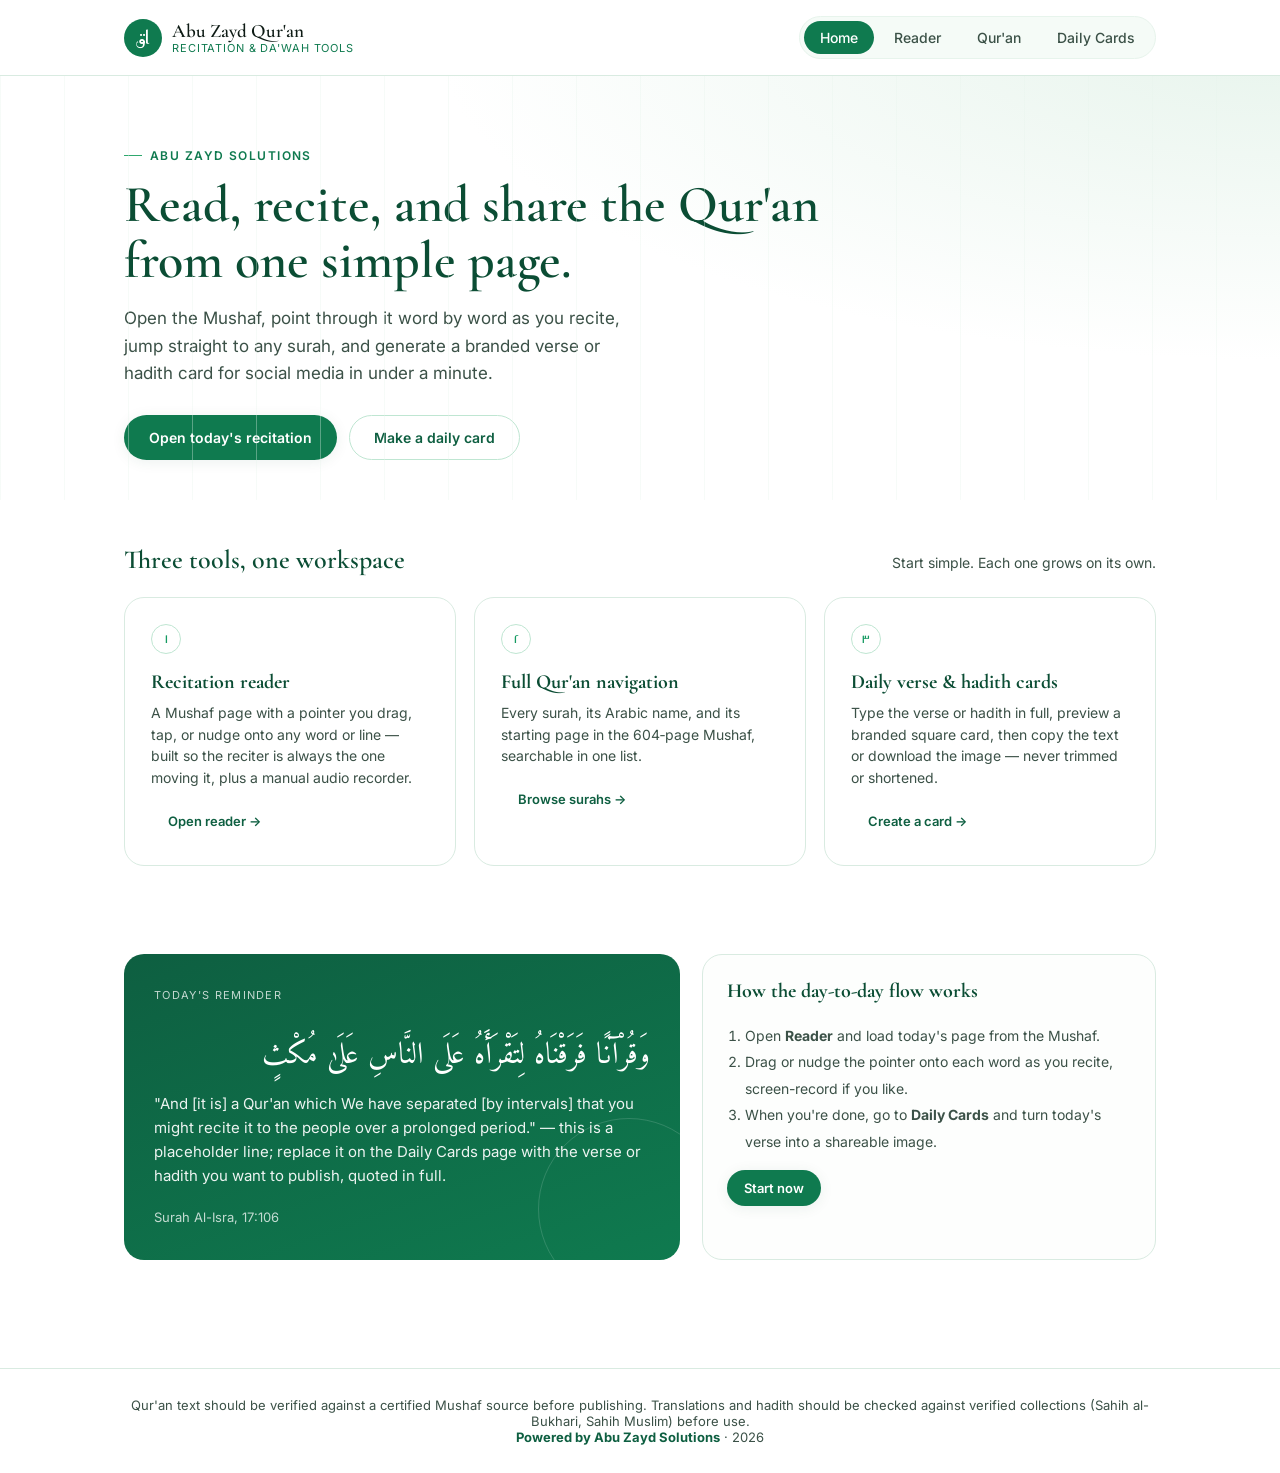
<file: index.html>
<!DOCTYPE html>
<html lang="en">
<head>
<meta charset="UTF-8">
<meta name="viewport" content="width=device-width, initial-scale=1.0">
<title>Abu Zayd Qur'an — Recitation & Da'wah Tools</title>
<link rel="stylesheet" href="style.css">
</head>
<body>

<header class="site-header">
  <div class="shell">
    <a href="index.html" class="brand">
      <span class="brand-mark">اق</span>
      <span class="brand-text">
        <strong>Abu Zayd Qur'an</strong>
        <span>Recitation &amp; Da'wah Tools</span>
      </span>
    </a>
    <nav class="main-nav">
      <a href="index.html" class="active">Home</a>
      <a href="reader.html">Reader</a>
      <a href="quran.html">Qur'an</a>
      <a href="daily.html">Daily Cards</a>
    </nav>
  </div>
</header>

<main>
  <section class="hero">
    <div class="shell">
      <span class="eyebrow">Abu Zayd Solutions</span>
      <h1>Read, recite, and share the Qur'an<br>from one simple page.</h1>
      <p class="lede">
        Open the Mushaf, point through it word by word as you recite, jump
        straight to any surah, and generate a branded verse or hadith card
        for social media in under a minute.
      </p>
      <div class="hero-cta">
        <a href="reader.html" class="btn btn-primary">Open today's recitation</a>
        <a href="daily.html" class="btn btn-outline">Make a daily card</a>
      </div>
    </div>
  </section>

  <section class="section">
    <div class="shell">
      <div class="section-head">
        <h2>Three tools, one workspace</h2>
        <p>Start simple. Each one grows on its own.</p>
      </div>
      <div class="grid-3">
        <div class="feature-card">
          <div class="num">١</div>
          <h3>Recitation reader</h3>
          <p>A Mushaf page with a pointer you drag, tap, or nudge onto any word or line — built so the reciter is always the one moving it, plus a manual audio recorder.</p>
          <a href="reader.html" class="btn btn-ghost btn-sm">Open reader &rarr;</a>
        </div>
        <div class="feature-card">
          <div class="num">٢</div>
          <h3>Full Qur'an navigation</h3>
          <p>Every surah, its Arabic name, and its starting page in the 604&#8209;page Mushaf, searchable in one list.</p>
          <a href="quran.html" class="btn btn-ghost btn-sm">Browse surahs &rarr;</a>
        </div>
        <div class="feature-card">
          <div class="num">٣</div>
          <h3>Daily verse &amp; hadith cards</h3>
          <p>Type the verse or hadith in full, preview a branded square card, then copy the text or download the image — never trimmed or shortened.</p>
          <a href="daily.html" class="btn btn-ghost btn-sm">Create a card &rarr;</a>
        </div>
      </div>
    </div>
  </section>

  <section class="section">
    <div class="shell">
      <div class="grid-2">
        <div class="verse-block">
          <span class="tag">Today's reminder</span>
          <p class="arabic">وَقُرْآنًا فَرَقْنَاهُ لِتَقْرَأَهُ عَلَى النَّاسِ عَلَىٰ مُكْثٍ</p>
          <p class="translation">"And [it is] a Qur'an which We have separated [by intervals] that you might recite it to the people over a prolonged period." — this is a placeholder line; replace it on the Daily Cards page with the verse or hadith you want to publish, quoted in full.</p>
          <span class="ref">Surah Al-Isra, 17:106</span>
        </div>
        <div class="card">
          <h3 style="font-family:var(--font-display);font-size:20px;margin-top:0;color:var(--green-900);">How the day-to-day flow works</h3>
          <ol style="padding-left:18px;color:var(--ink-soft);font-size:14px;line-height:1.9;">
            <li>Open <strong>Reader</strong> and load today's page from the Mushaf.</li>
            <li>Drag or nudge the pointer onto each word as you recite, screen-record if you like.</li>
            <li>When you're done, go to <strong>Daily Cards</strong> and turn today's verse into a shareable image.</li>
          </ol>
          <a href="reader.html" class="btn btn-primary btn-sm">Start now</a>
        </div>
      </div>
    </div>
  </section>
</main>

<footer class="site-footer">
  <div class="shell">
    Qur'an text should be verified against a certified Mushaf source before publishing.
    Translations and hadith should be checked against verified collections
    (Sahih al-Bukhari, Sahih Muslim) before use.
    <br>
    <strong>Powered by Abu Zayd Solutions</strong> &middot; 2026
  </div>
</footer>

</body>
</html>
</file>
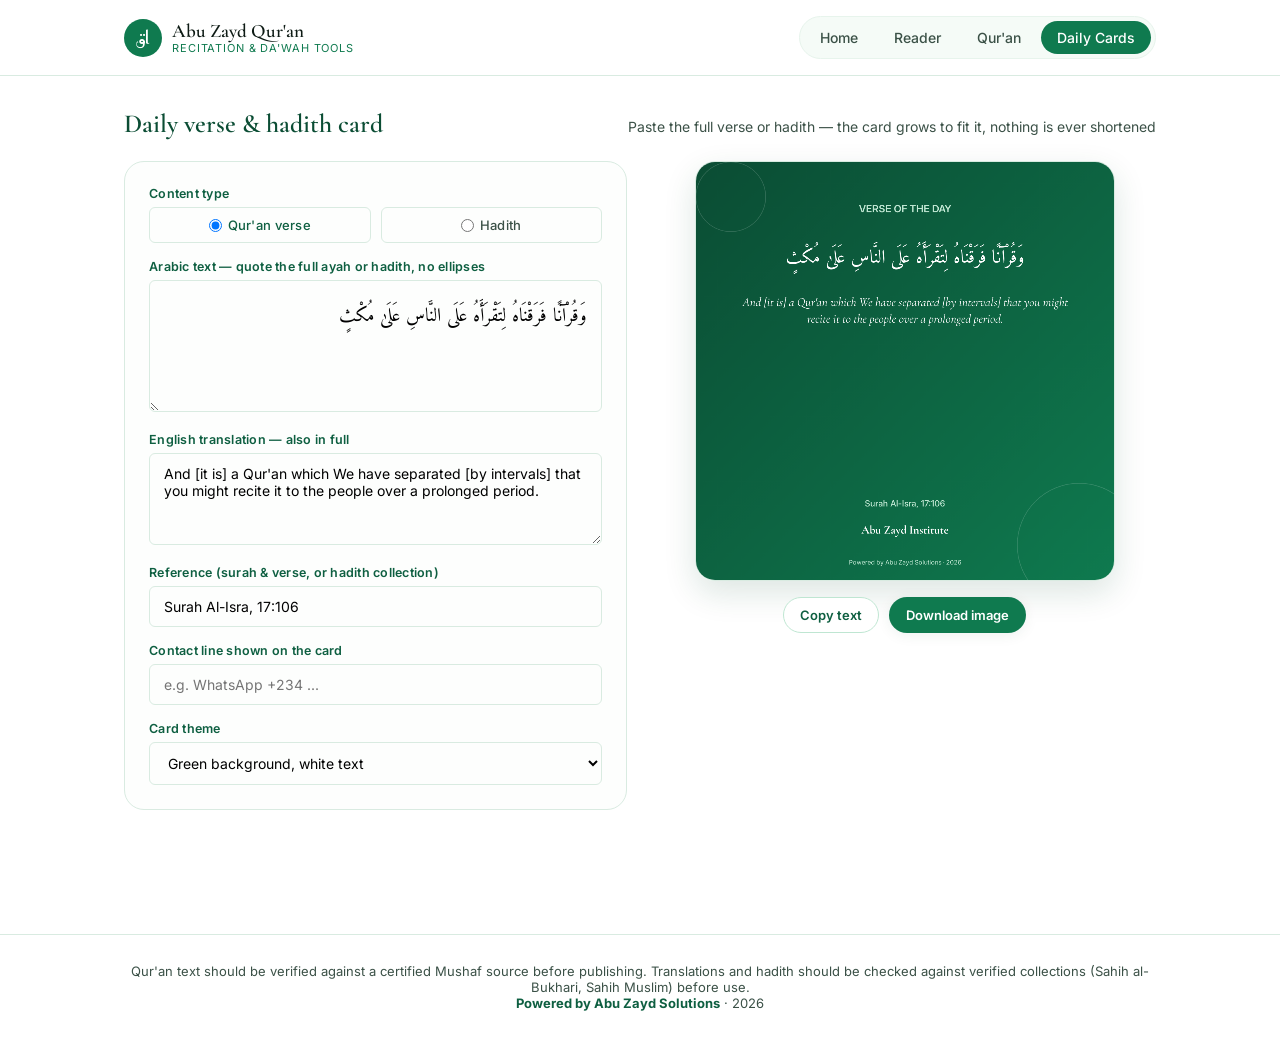
<file: daily.html>
<!DOCTYPE html>
<html lang="en">
<head>
<meta charset="UTF-8">
<meta name="viewport" content="width=device-width, initial-scale=1.0">
<title>Daily Cards — Abu Zayd Qur'an</title>
<link rel="stylesheet" href="style.css">
</head>
<body>

<header class="site-header">
  <div class="shell">
    <a href="index.html" class="brand">
      <span class="brand-mark">اق</span>
      <span class="brand-text">
        <strong>Abu Zayd Qur'an</strong>
        <span>Recitation &amp; Da'wah Tools</span>
      </span>
    </a>
    <nav class="main-nav">
      <a href="index.html">Home</a>
      <a href="reader.html">Reader</a>
      <a href="quran.html">Qur'an</a>
      <a href="daily.html" class="active">Daily Cards</a>
    </nav>
  </div>
</header>

<main>
  <div class="shell" style="padding-top:32px;padding-bottom:60px;">
    <div class="section-head">
      <h2>Daily verse &amp; hadith card</h2>
      <p>Paste the full verse or hadith — the card grows to fit it, nothing is ever shortened</p>
    </div>

    <div class="daily-layout">
      <div class="daily-form card">
        <label>Content type</label>
        <div class="radio-row">
          <label><input type="radio" name="contentType" value="verse" checked><span>Qur'an verse</span></label>
          <label><input type="radio" name="contentType" value="hadith"><span>Hadith</span></label>
        </div>

        <label for="arabicText">Arabic text — quote the full ayah or hadith, no ellipses</label>
        <textarea id="arabicText" class="arabic-field" rows="3">وَقُرْآنًا فَرَقْنَاهُ لِتَقْرَأَهُ عَلَى النَّاسِ عَلَىٰ مُكْثٍ</textarea>

        <label for="translationText">English translation — also in full</label>
        <textarea id="translationText" rows="4">And [it is] a Qur'an which We have separated [by intervals] that you might recite it to the people over a prolonged period.</textarea>

        <label for="refText">Reference (surah &amp; verse, or hadith collection)</label>
        <input id="refText" type="text" value="Surah Al-Isra, 17:106">

        <label for="phoneText">Contact line shown on the card</label>
        <input id="phoneText" type="text" placeholder="e.g. WhatsApp +234 ...">

        <label for="themeSelect">Card theme</label>
        <select id="themeSelect">
          <option value="green">Green background, white text</option>
          <option value="white">White background, green text</option>
        </select>
      </div>

      <div class="card-preview-wrap">
        <canvas id="dailyCanvas"></canvas>
        <div class="preview-actions">
          <button id="copyBtn" class="btn btn-outline btn-sm">Copy text</button>
          <button id="downloadBtn" class="btn btn-primary btn-sm">Download image</button>
        </div>
        <div id="copyFeedback" class="copy-feedback"></div>
      </div>
    </div>
  </div>
</main>

<footer class="site-footer">
  <div class="shell">
    Qur'an text should be verified against a certified Mushaf source before publishing.
    Translations and hadith should be checked against verified collections
    (Sahih al-Bukhari, Sahih Muslim) before use.
    <br>
    <strong>Powered by Abu Zayd Solutions</strong> &middot; 2026
  </div>
</footer>

<script src="surah-data.js"></script>
<script src="daily.js"></script>
</body>
</html>
</file>
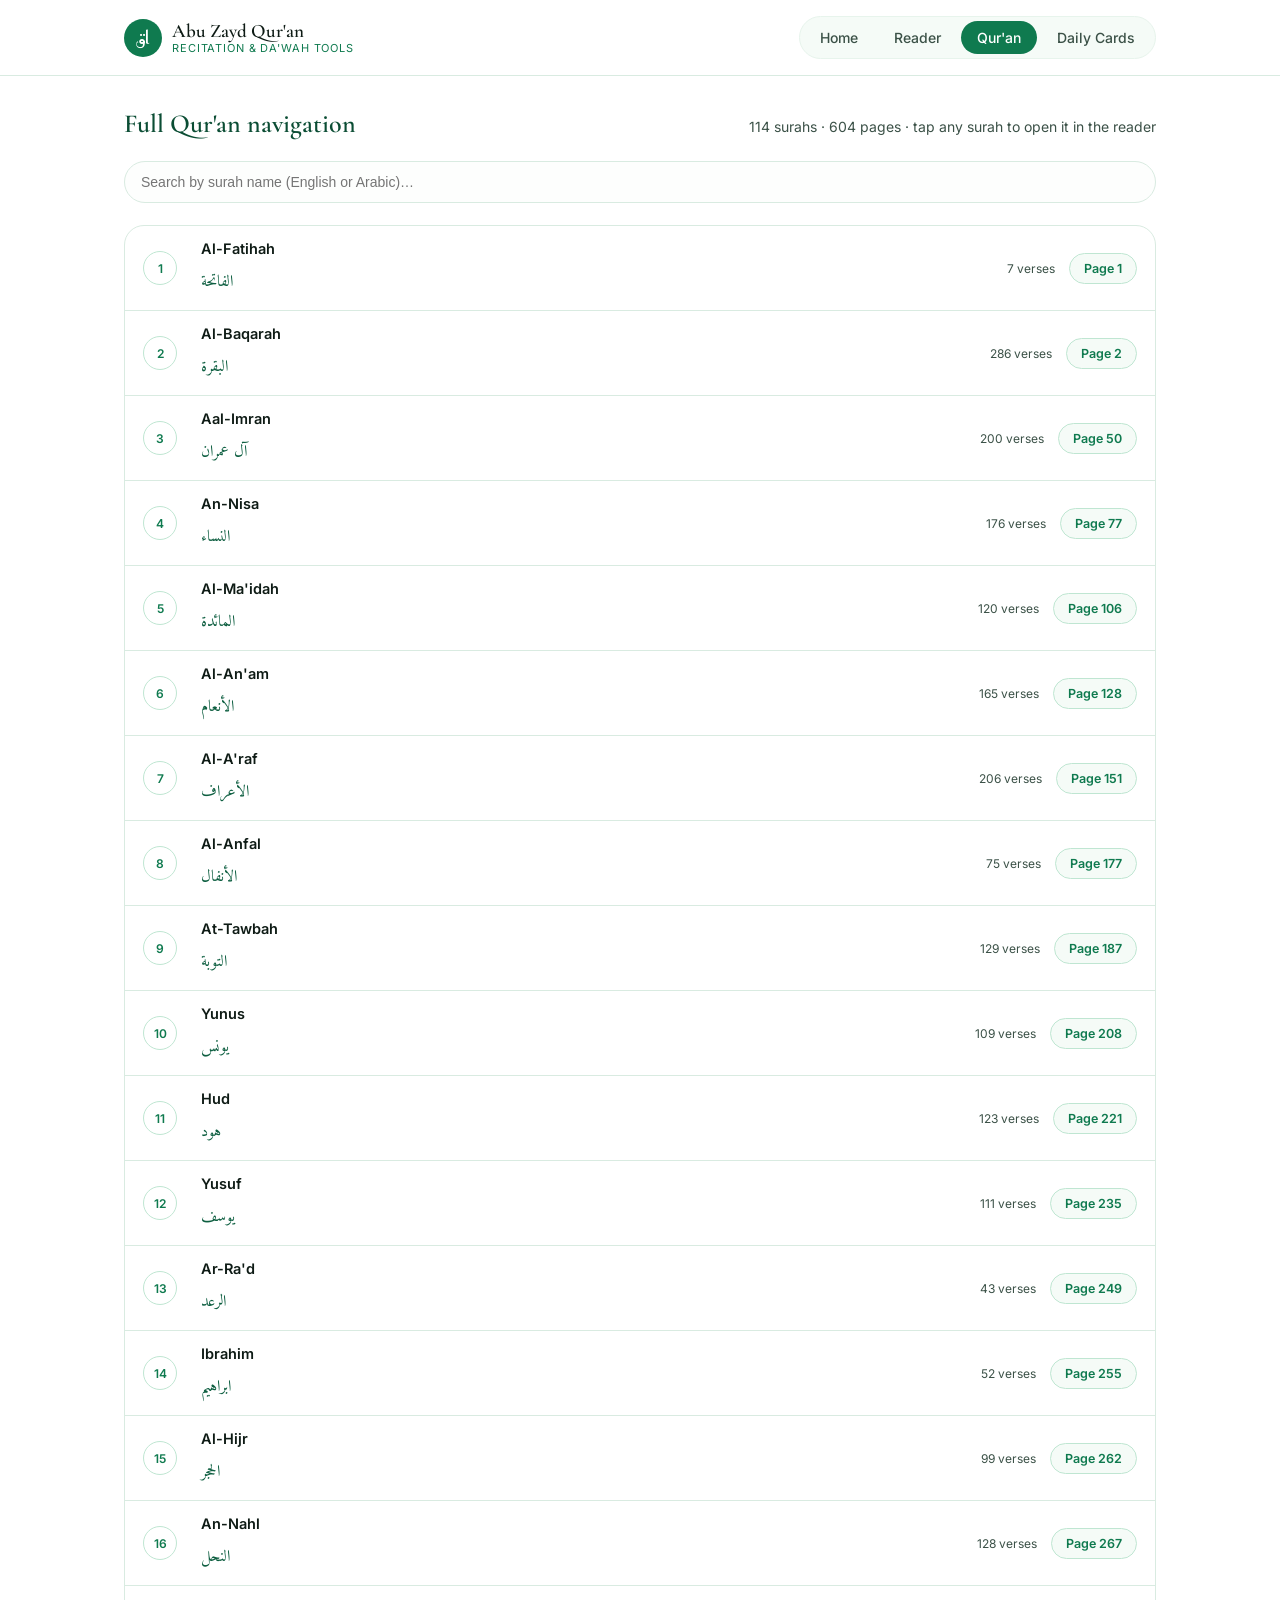
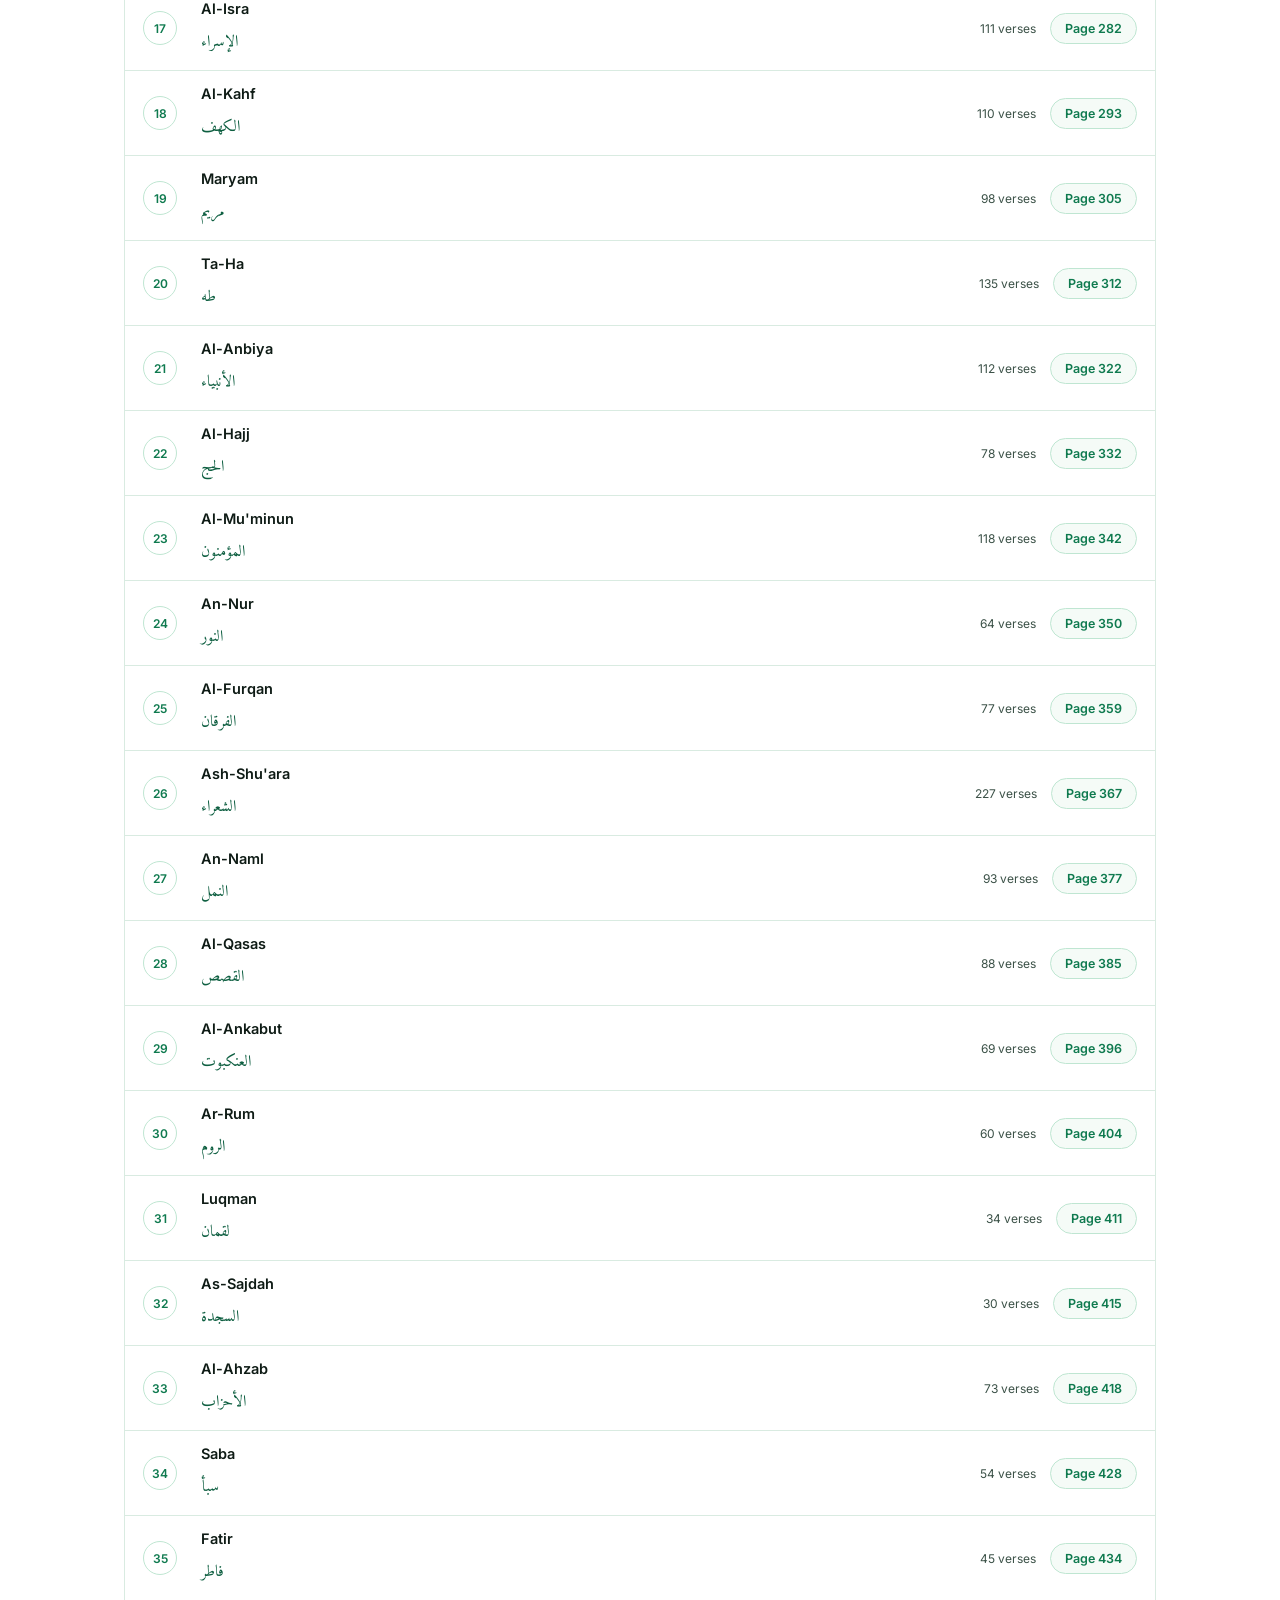
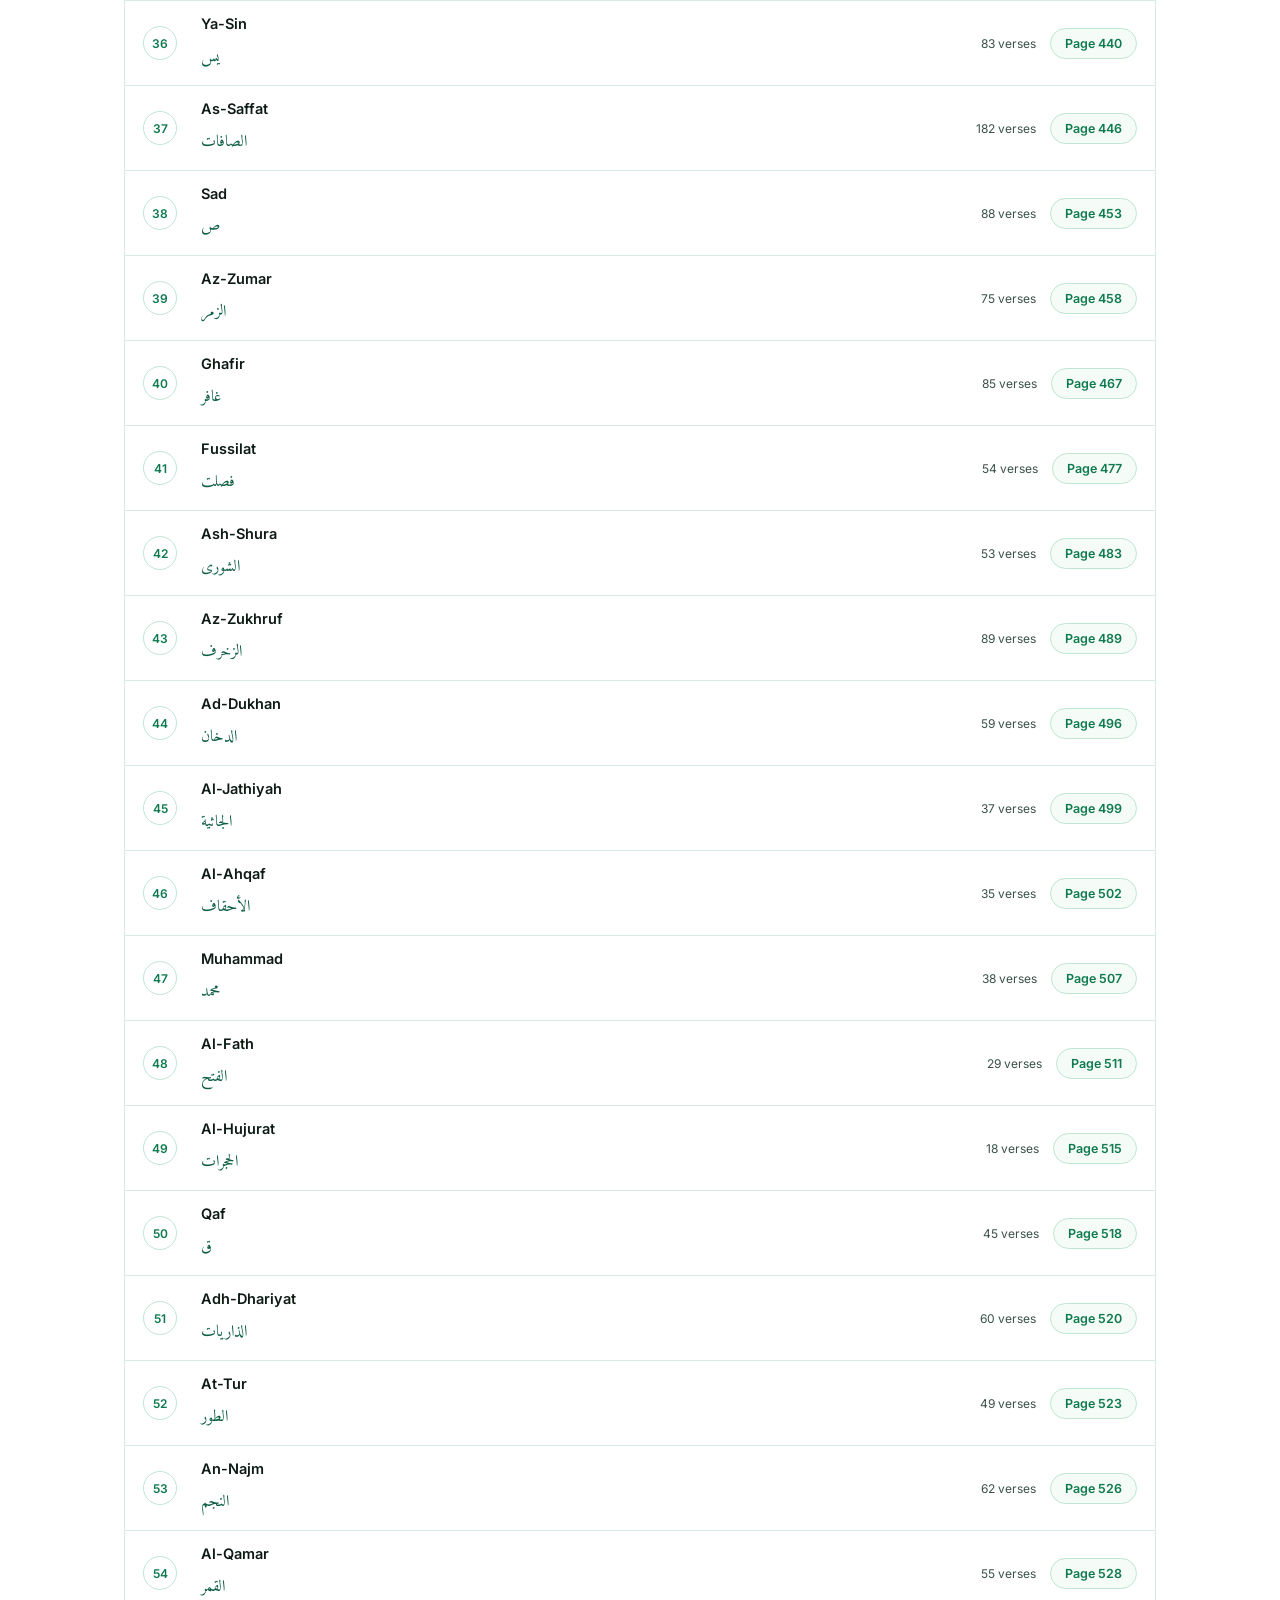
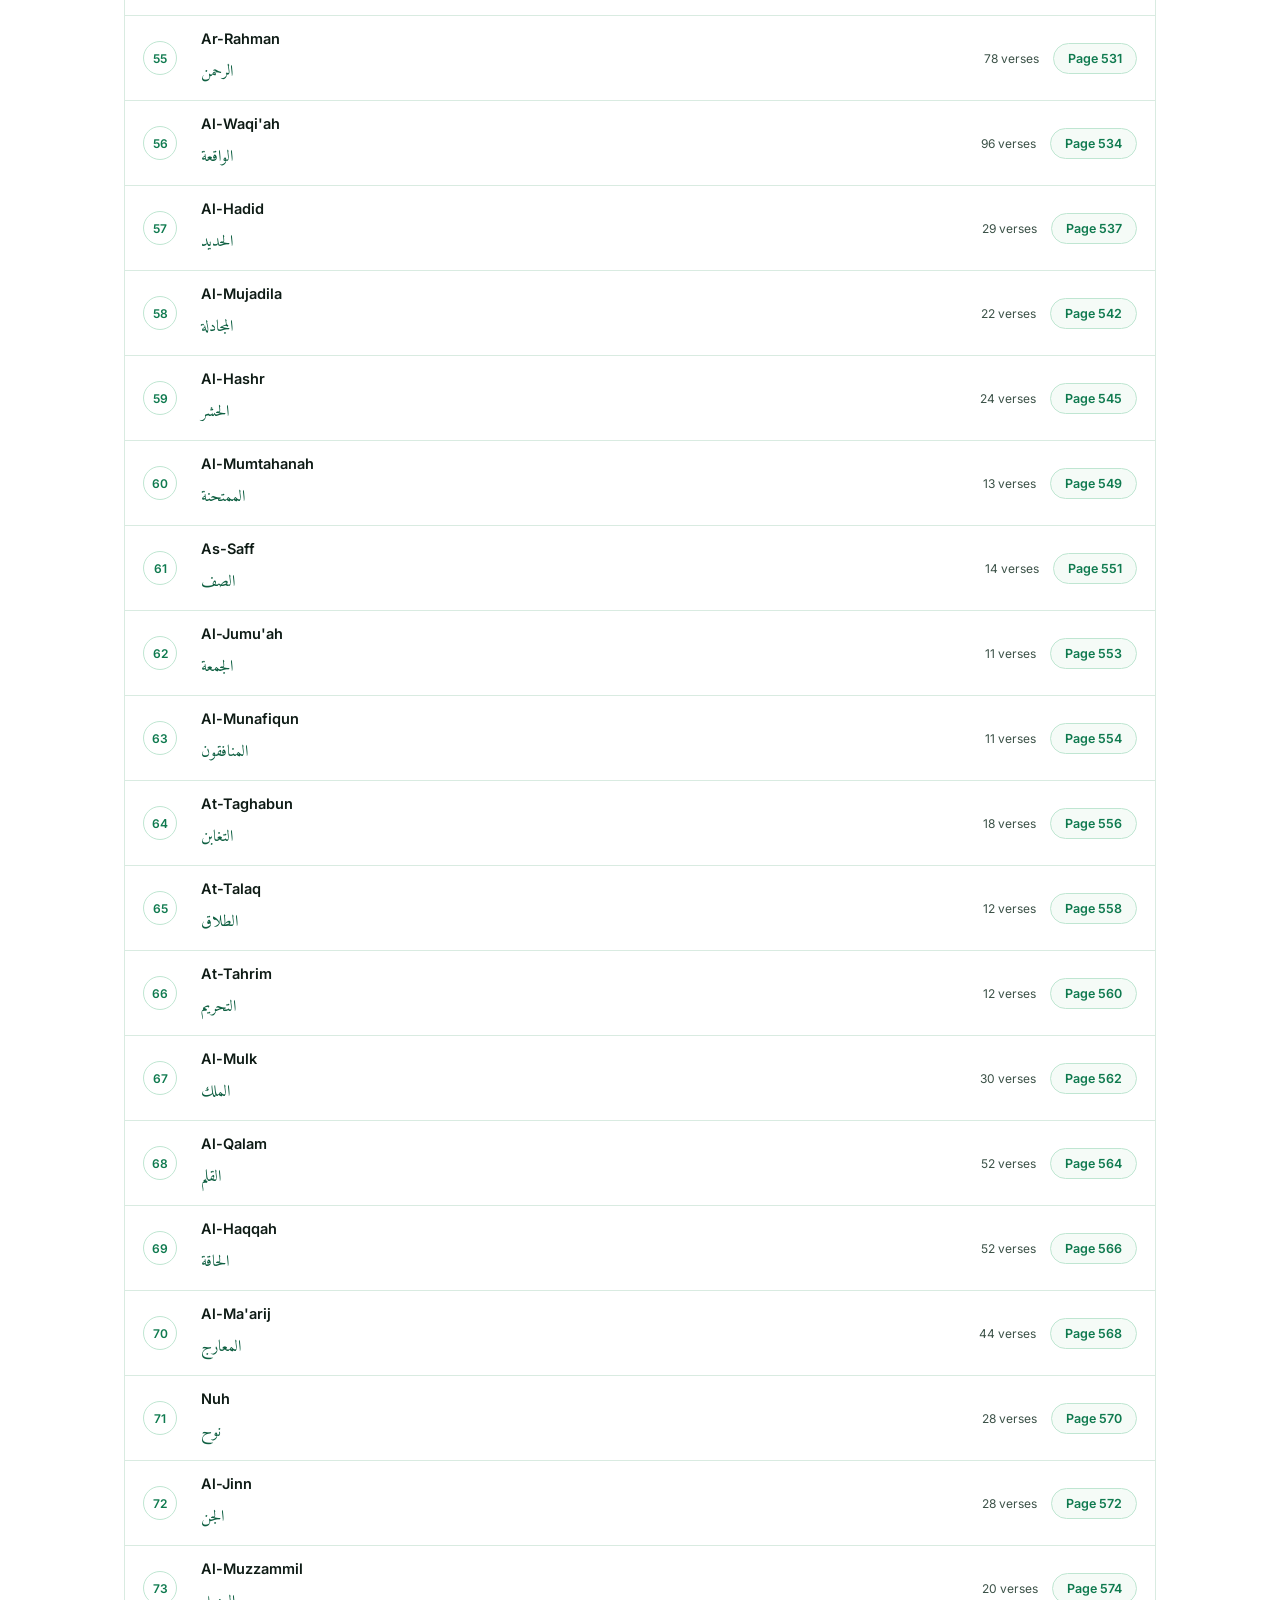
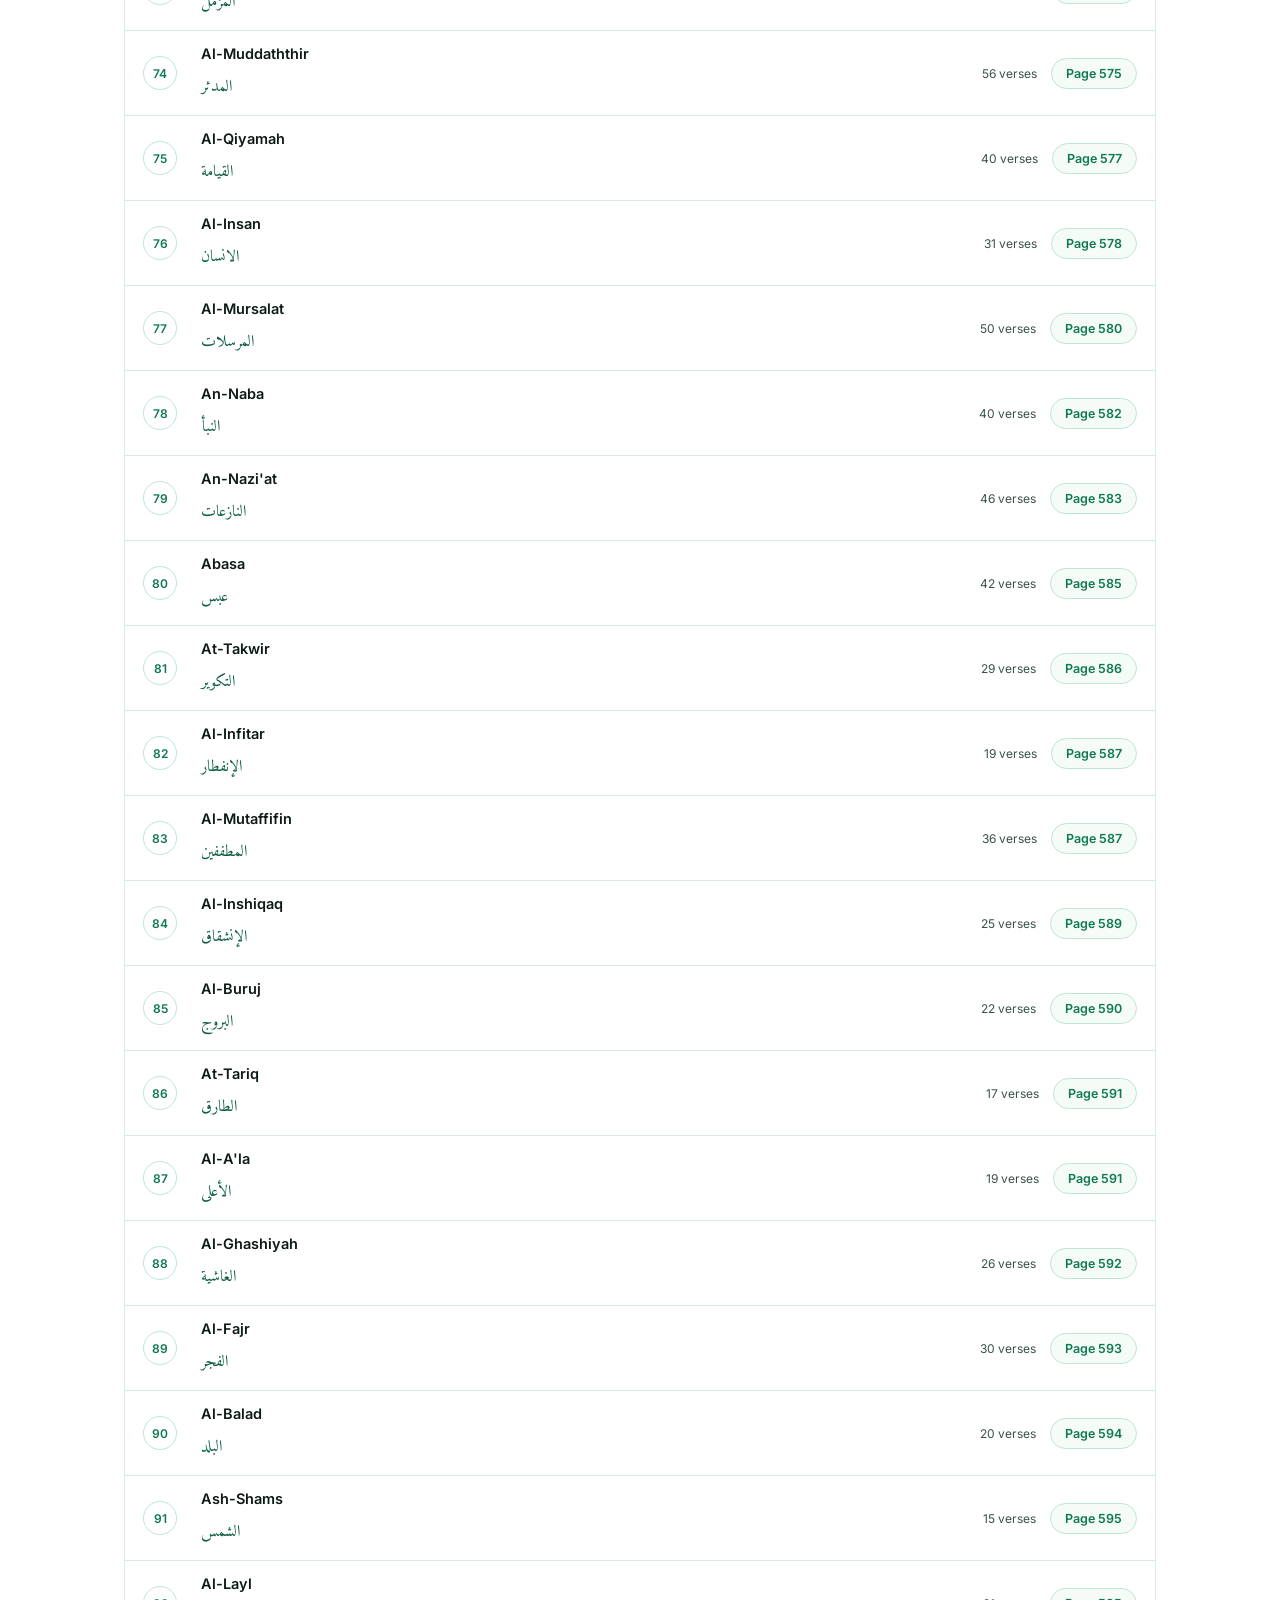
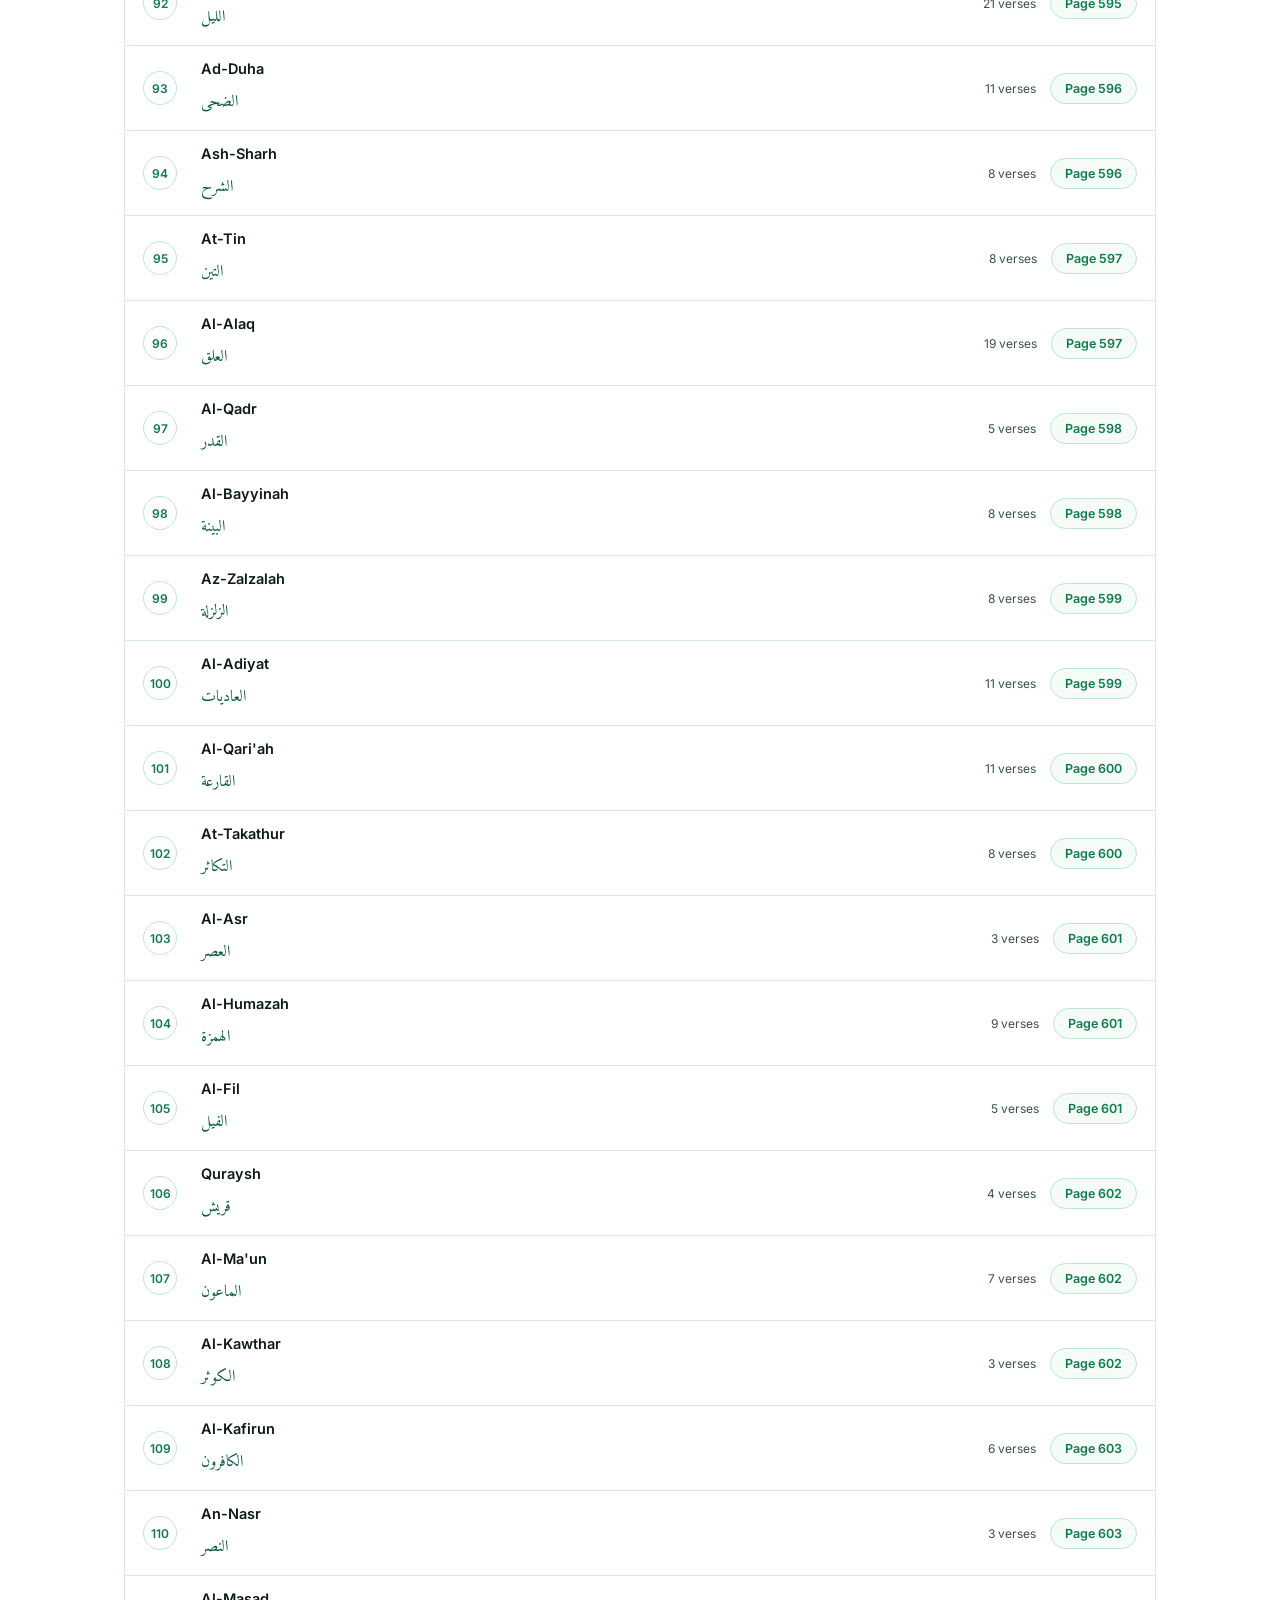
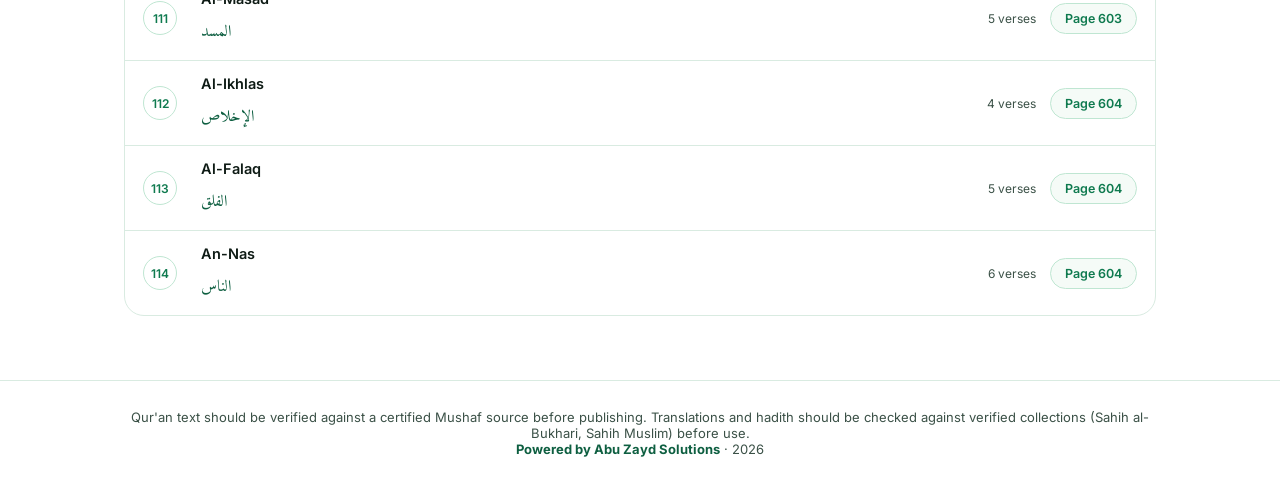
<file: quran.html>
<!DOCTYPE html>
<html lang="en">
<head>
<meta charset="UTF-8">
<meta name="viewport" content="width=device-width, initial-scale=1.0">
<title>Qur'an — Abu Zayd Qur'an</title>
<link rel="stylesheet" href="style.css">
</head>
<body>

<header class="site-header">
  <div class="shell">
    <a href="index.html" class="brand">
      <span class="brand-mark">اق</span>
      <span class="brand-text">
        <strong>Abu Zayd Qur'an</strong>
        <span>Recitation &amp; Da'wah Tools</span>
      </span>
    </a>
    <nav class="main-nav">
      <a href="index.html">Home</a>
      <a href="reader.html">Reader</a>
      <a href="quran.html" class="active">Qur'an</a>
      <a href="daily.html">Daily Cards</a>
    </nav>
  </div>
</header>

<main>
  <div class="shell" style="padding-top:32px;">
    <div class="section-head">
      <h2>Full Qur'an navigation</h2>
      <p>114 surahs &middot; 604 pages &middot; tap any surah to open it in the reader</p>
    </div>

    <div class="nav-toolbar">
      <input id="surahSearch" class="search-input" type="text" placeholder="Search by surah name (English or Arabic)&hellip;">
    </div>

    <ul id="surahList" class="surah-list"></ul>
  </div>
</main>

<footer class="site-footer">
  <div class="shell">
    Qur'an text should be verified against a certified Mushaf source before publishing.
    Translations and hadith should be checked against verified collections
    (Sahih al-Bukhari, Sahih Muslim) before use.
    <br>
    <strong>Powered by Abu Zayd Solutions</strong> &middot; 2026
  </div>
</footer>

<script src="surah-data.js"></script>
<script>
  const listEl = document.getElementById("surahList");
  const searchEl = document.getElementById("surahSearch");

  function renderList(items) {
    listEl.innerHTML = items.map((s) => `
      <li class="surah-row">
        <span class="surah-index">${s.id}</span>
        <span class="surah-names">
          <span class="en">${s.name}</span>
          <span class="ar">${s.arabic}</span>
        </span>
        <span class="surah-meta">${s.verses} verses</span>
        <a class="surah-page-btn" href="reader.html?page=${s.page}">Page ${s.page}</a>
      </li>
    `).join("");
  }

  searchEl.addEventListener("input", () => {
    const q = searchEl.value.trim().toLowerCase();
    const filtered = surahData.filter(
      (s) => s.name.toLowerCase().includes(q) || s.arabic.includes(q)
    );
    renderList(filtered);
  });

  renderList(surahData);
</script>
</body>
</html>
</file>
<file: style.css>
/* ============================================================
   Abu Zayd Solutions — Qur'an Recitation Platform
   Design tokens: pure white + green, manuscript-inspired
   ============================================================ */

@import url('https://fonts.googleapis.com/css2?family=Amiri+Quran&family=Amiri:wght@400;700&family=Reem+Kufi:wght@400;500;700&family=Cormorant+Garamond:ital,wght@0,500;0,600;1,500&family=Inter:wght@400;500;600;700&display=swap');

:root{
  /* color */
  --green-900:#0B4D34;
  --green-800:#0E5F41;
  --green-700:#0F7A4F;
  --green-600:#159A62;
  --green-500:#2FA86E;
  --green-200:#BFE6D2;
  --green-100:#E7F4EC;
  --green-050:#F5FBF7;
  --white:#FFFFFF;
  --ink:#0E1B15;
  --ink-soft:#3B5147;
  --paper:#FDFEFD;
  --line:#D9EBE1;

  /* type */
  --font-arabic:'Amiri Quran','Amiri',serif;
  --font-arabic-kufi:'Reem Kufi',sans-serif;
  --font-display:'Cormorant Garamond',serif;
  --font-ui:'Inter',sans-serif;

  /* rhythm */
  --radius-sm:6px;
  --radius-md:12px;
  --radius-lg:20px;
  --shadow-soft:0 2px 14px rgba(11,77,52,0.08);
  --shadow-lift:0 12px 32px rgba(11,77,52,0.14);
}

*{box-sizing:border-box;}
html,body{margin:0;padding:0;}
body{
  background:var(--white);
  color:var(--ink);
  font-family:var(--font-ui);
  -webkit-font-smoothing:antialiased;
}
a{color:inherit;text-decoration:none;}
img{max-width:100%;display:block;}
button{font-family:inherit;cursor:pointer;}
ul{list-style:none;margin:0;padding:0;}

/* ---------- layout shell ---------- */
.shell{max-width:1080px;margin:0 auto;padding:0 24px;}

.site-header{
  border-bottom:1px solid var(--line);
  background:var(--white);
  position:sticky;top:0;z-index:40;
}
.site-header .shell{
  display:flex;align-items:center;justify-content:space-between;
  padding-top:16px;padding-bottom:16px;
}
.brand{display:flex;align-items:center;gap:10px;}
.brand-mark{
  width:38px;height:38px;border-radius:50%;
  background:var(--green-700);
  display:flex;align-items:center;justify-content:center;
  font-family:var(--font-arabic-kufi);
  color:var(--white);font-size:18px;
}
.brand-text{display:flex;flex-direction:column;line-height:1.15;}
.brand-text strong{font-family:var(--font-display);font-size:19px;font-weight:600;}
.brand-text span{font-size:11px;letter-spacing:.08em;text-transform:uppercase;color:var(--green-700);}

.main-nav{display:flex;gap:4px;background:var(--green-050);border:1px solid var(--green-100);border-radius:999px;padding:4px;}
.main-nav a{
  padding:8px 16px;border-radius:999px;font-size:14px;font-weight:500;color:var(--ink-soft);
  transition:background .15s ease,color .15s ease;
}
.main-nav a:hover{color:var(--green-800);}
.main-nav a.active{background:var(--green-700);color:var(--white);}

.site-footer{
  border-top:1px solid var(--line);
  margin-top:64px;padding:28px 0;
  text-align:center;
  color:var(--ink-soft);
  font-size:13px;
}
.site-footer strong{color:var(--green-800);}

/* ---------- hero / home ---------- */
.hero{
  background:
    radial-gradient(120% 140% at 100% -10%, var(--green-100) 0%, transparent 55%),
    var(--white);
  padding:64px 0 40px;
  position:relative;
  overflow:hidden;
}
.hero::before{
  content:"";
  position:absolute;inset:0;
  background-image:repeating-linear-gradient(90deg, var(--green-100) 0 1px, transparent 1px 64px);
  opacity:.35;
  pointer-events:none;
}
.eyebrow{
  display:inline-flex;align-items:center;gap:8px;
  font-size:12px;letter-spacing:.12em;text-transform:uppercase;
  color:var(--green-700);font-weight:600;margin-bottom:14px;
}
.eyebrow::before{content:"";width:18px;height:1px;background:var(--green-500);}
.hero h1{
  font-family:var(--font-display);font-weight:600;
  font-size:clamp(32px,5vw,52px);line-height:1.08;margin:0 0 16px;color:var(--green-900);
}
.hero p.lede{font-size:17px;color:var(--ink-soft);max-width:520px;margin:0 0 28px;line-height:1.6;}
.hero-cta{display:flex;gap:12px;flex-wrap:wrap;}

.btn{
  display:inline-flex;align-items:center;gap:8px;
  padding:13px 24px;border-radius:999px;
  font-size:14px;font-weight:600;border:1px solid transparent;
  transition:transform .12s ease, box-shadow .12s ease, background .12s ease;
}
.btn:active{transform:translateY(1px);}
.btn-primary{background:var(--green-700);color:var(--white);box-shadow:var(--shadow-soft);}
.btn-primary:hover{background:var(--green-800);box-shadow:var(--shadow-lift);}
.btn-outline{background:var(--white);color:var(--green-800);border-color:var(--green-200);}
.btn-outline:hover{border-color:var(--green-700);background:var(--green-050);}
.btn-ghost{background:transparent;color:var(--green-800);}
.btn-ghost:hover{background:var(--green-050);}
.btn-sm{padding:9px 16px;font-size:13px;}
.btn[disabled]{opacity:.45;cursor:not-allowed;}

/* ---------- section cards ---------- */
.section{padding:44px 0;}
.section-head{display:flex;align-items:baseline;justify-content:space-between;gap:16px;margin-bottom:22px;flex-wrap:wrap;}
.section-head h2{font-family:var(--font-display);font-size:26px;font-weight:600;color:var(--green-900);margin:0;}
.section-head p{color:var(--ink-soft);font-size:14px;margin:4px 0 0;}

.grid-3{display:grid;grid-template-columns:repeat(3,1fr);gap:18px;}
.grid-2{display:grid;grid-template-columns:1.1fr .9fr;gap:22px;}

.card{
  background:var(--paper);
  border:1px solid var(--line);
  border-radius:var(--radius-lg);
  padding:24px;
}
.card-quiet{background:var(--green-050);border-color:var(--green-100);}

.feature-card{
  border-radius:var(--radius-lg);border:1px solid var(--line);background:var(--white);
  padding:26px;transition:box-shadow .15s ease, transform .15s ease;
}
.feature-card:hover{box-shadow:var(--shadow-soft);transform:translateY(-2px);}
.feature-card .num{
  font-family:var(--font-arabic-kufi);font-size:13px;color:var(--green-600);
  border:1px solid var(--green-200);border-radius:999px;width:30px;height:30px;
  display:flex;align-items:center;justify-content:center;margin-bottom:16px;
}
.feature-card h3{font-family:var(--font-display);font-size:20px;margin:0 0 8px;color:var(--green-900);}
.feature-card p{font-size:14px;color:var(--ink-soft);line-height:1.55;margin:0 0 14px;}

/* ---------- daily verse preview block ---------- */
.verse-block{
  border-radius:var(--radius-lg);
  background:linear-gradient(160deg,var(--green-800),var(--green-700));
  color:var(--white);
  padding:34px 30px;
  position:relative;
  overflow:hidden;
}
.verse-block::after{
  content:"";position:absolute;right:-40px;bottom:-40px;width:180px;height:180px;
  border:1px solid rgba(255,255,255,.15);border-radius:50%;
}
.verse-block .tag{font-size:11px;letter-spacing:.12em;text-transform:uppercase;opacity:.75;margin-bottom:14px;display:block;}
.verse-block .arabic{font-family:var(--font-arabic);font-size:30px;line-height:2;direction:rtl;margin:0 0 16px;}
.verse-block .translation{font-size:15px;line-height:1.6;opacity:.92;margin:0 0 18px;}
.verse-block .ref{font-size:13px;opacity:.75;}

/* ============================================================
   READER PAGE
   ============================================================ */
.reader-shell{padding:20px 0 60px;}
.reader-toolbar{
  display:flex;align-items:center;justify-content:space-between;gap:16px;flex-wrap:wrap;
  padding:14px 18px;border:1px solid var(--line);border-radius:var(--radius-md);
  background:var(--green-050);margin-bottom:18px;
}
.reader-toolbar .group{display:flex;align-items:center;gap:8px;}
.page-indicator{font-family:var(--font-display);font-size:18px;color:var(--green-900);min-width:110px;text-align:center;}
.icon-btn{
  width:38px;height:38px;border-radius:50%;border:1px solid var(--green-200);
  background:var(--white);display:flex;align-items:center;justify-content:center;
  color:var(--green-800);font-size:16px;transition:background .12s ease,border-color .12s ease;
}
.icon-btn:hover{background:var(--green-100);border-color:var(--green-500);}
.icon-btn[disabled]{opacity:.4;cursor:not-allowed;}

.mushaf-frame{
  position:relative;
  max-width:640px;margin:0 auto;
  background:var(--paper);
  border:1px solid var(--line);
  border-radius:var(--radius-md);
  box-shadow:var(--shadow-lift);
  overflow:hidden;
  user-select:none;
}
.mushaf-frame .page-img{
  width:100%;display:block;
  background:var(--green-050);
}
.mushaf-frame .page-fallback{
  aspect-ratio:2/3;display:flex;flex-direction:column;align-items:center;justify-content:center;
  gap:10px;color:var(--green-700);background:
    repeating-linear-gradient(0deg, var(--green-050) 0 42px, var(--white) 42px 84px);
  text-align:center;padding:24px;
}
.mushaf-frame .page-fallback strong{font-family:var(--font-display);font-size:20px;color:var(--green-900);}
.mushaf-frame .page-fallback span{font-size:12px;color:var(--ink-soft);max-width:320px;}

/* pointer overlay — a small marker the reciter drags or nudges
   word-by-word and line-by-line; it never moves by itself */
#pointerOverlay{position:absolute;inset:0;cursor:crosshair;}
.pointer-marker{
  position:absolute;
  width:15%;height:5.5%;
  min-width:56px;min-height:26px;
  border-radius:6px;
  background:rgba(47,168,110,0.18);
  border:2px solid var(--green-600);
  box-shadow:0 0 0 3px rgba(47,168,110,0.12), 0 4px 14px rgba(15,122,79,.22);
  transform:translate(-2%,-50%);
  cursor:grab;
  touch-action:none;
}
.pointer-marker.dragging{cursor:grabbing;background:rgba(47,168,110,0.26);}
.pointer-marker.hidden-marker{display:none;}

.reader-controls{
  display:flex;align-items:center;justify-content:center;gap:14px;
  margin-top:16px;flex-wrap:wrap;
}
.pointer-controls{
  display:flex;align-items:center;gap:6px;
  border:1px solid var(--line);border-radius:999px;padding:6px 10px 6px 16px;background:var(--white);
}
.pointer-controls span{font-size:12px;color:var(--ink-soft);letter-spacing:.04em;text-transform:uppercase;margin-right:2px;}
.pointer-controls .divider{width:1px;height:20px;background:var(--line);margin:0 4px;}

.audio-panel{
  display:flex;align-items:center;justify-content:center;gap:14px;
  margin-top:18px;padding:14px 18px;border:1px solid var(--line);border-radius:var(--radius-md);
  background:var(--green-050);flex-wrap:wrap;
}
.audio-panel audio{flex:1;min-width:200px;}
.record-dot{width:9px;height:9px;border-radius:50%;background:#d64545;display:inline-block;margin-inline-end:6px;}
.record-dot.live{animation:pulse 1.1s infinite;}
@keyframes pulse{0%{opacity:1;}50%{opacity:.25;}100%{opacity:1;}}

/* ============================================================
   QUR'AN NAVIGATION PAGE
   ============================================================ */
.nav-toolbar{display:flex;gap:12px;margin-bottom:22px;flex-wrap:wrap;align-items:center;}
.search-input{
  flex:1;min-width:200px;padding:12px 16px;border-radius:999px;border:1px solid var(--line);
  font-size:14px;background:var(--paper);
}
.search-input:focus{outline:none;border-color:var(--green-500);}

.surah-list{
  border:1px solid var(--line);border-radius:var(--radius-lg);overflow:hidden;background:var(--white);
}
.surah-row{
  display:grid;grid-template-columns:44px 1fr auto auto;align-items:center;gap:14px;
  padding:14px 18px;border-bottom:1px solid var(--line);
  transition:background .12s ease;
}
.surah-row:last-child{border-bottom:none;}
.surah-row:hover{background:var(--green-050);}
.surah-index{
  width:34px;height:34px;border-radius:50%;border:1px solid var(--green-200);
  display:flex;align-items:center;justify-content:center;font-size:12px;color:var(--green-700);font-weight:600;
}
.surah-names{display:flex;flex-direction:column;}
.surah-names .en{font-weight:600;font-size:14.5px;color:var(--ink);}
.surah-names .ar{font-family:var(--font-arabic);font-size:16px;color:var(--green-800);direction:rtl;}
.surah-meta{font-size:12px;color:var(--ink-soft);}
.surah-page-btn{
  font-size:12.5px;font-weight:600;color:var(--green-700);
  border:1px solid var(--green-200);padding:7px 14px;border-radius:999px;background:var(--green-050);
}
.surah-page-btn:hover{background:var(--green-100);}

/* ============================================================
   DAILY CARD GENERATOR
   ============================================================ */
.daily-layout{display:grid;grid-template-columns:1fr 1fr;gap:26px;align-items:start;}
.daily-form label{display:block;font-size:12.5px;font-weight:600;color:var(--green-800);margin:16px 0 6px;letter-spacing:.02em;}
.daily-form label:first-child{margin-top:0;}
.daily-form textarea,.daily-form input[type=text],.daily-form select{
  width:100%;padding:11px 14px;border:1px solid var(--line);border-radius:var(--radius-sm);
  font-family:var(--font-ui);font-size:14px;background:var(--paper);resize:vertical;
}
.daily-form textarea:focus,.daily-form input:focus,.daily-form select:focus{outline:none;border-color:var(--green-500);}
.daily-form .arabic-field{font-family:var(--font-arabic);font-size:19px;direction:rtl;line-height:1.9;}
.radio-row{display:flex;gap:10px;}
.radio-row label{
  flex:1;margin:0;display:flex;align-items:center;justify-content:center;gap:6px;
  padding:9px;border:1px solid var(--line);border-radius:var(--radius-sm);font-weight:500;font-size:13px;
  color:var(--ink-soft);cursor:pointer;
}
.radio-row input{margin:0;}
.radio-row input:checked + span{color:var(--green-800);}

.card-preview-wrap{position:sticky;top:96px;display:flex;flex-direction:column;align-items:center;gap:16px;}
#dailyCanvas{
  width:100%;max-width:420px;border-radius:var(--radius-lg);box-shadow:var(--shadow-lift);border:1px solid var(--line);
}
.preview-actions{display:flex;gap:10px;flex-wrap:wrap;justify-content:center;}
.copy-feedback{font-size:12.5px;color:var(--green-700);font-weight:600;min-height:16px;}

/* ---------- responsive ---------- */
@media (max-width:860px){
  .grid-3{grid-template-columns:1fr;}
  .grid-2{grid-template-columns:1fr;}
  .daily-layout{grid-template-columns:1fr;}
  .card-preview-wrap{position:static;}
  .main-nav{order:3;width:100%;justify-content:space-between;}
  .site-header .shell{flex-wrap:wrap;}
}
@media (max-width:520px){
  .hero{padding:44px 0 30px;}
  .surah-row{grid-template-columns:34px 1fr auto;}
  .surah-meta{display:none;}
}

/* reduced motion */
@media (prefers-reduced-motion:reduce){
  *{transition:none !important;animation:none !important;}
}

/* focus visibility */
a:focus-visible,button:focus-visible,input:focus-visible,textarea:focus-visible,select:focus-visible{
  outline:2px solid var(--green-600);outline-offset:2px;
}
</file>
